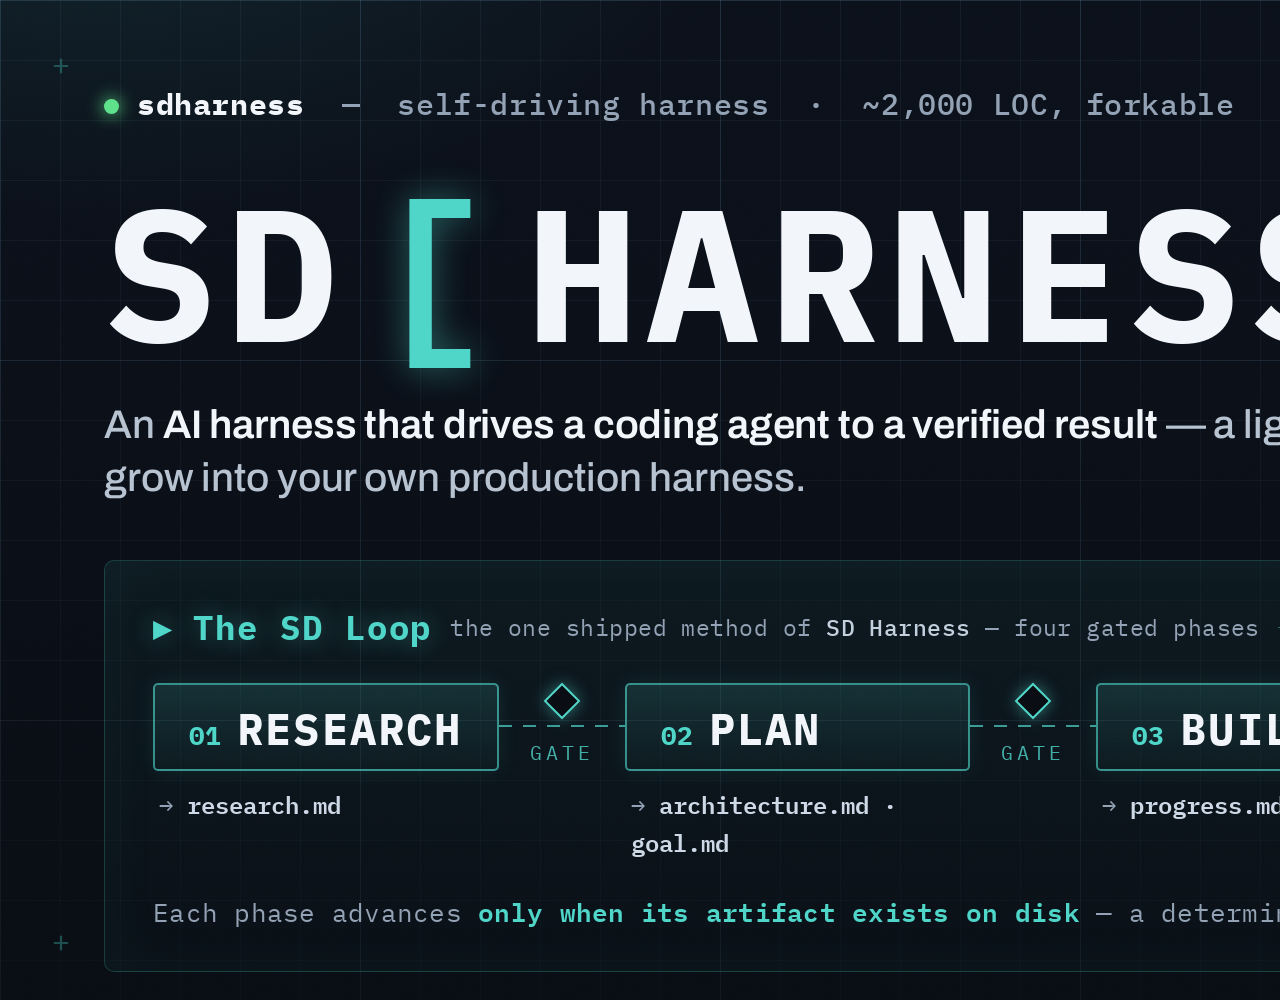
<file: sdharness-starter-kit/docs/assets/sdharness-title.source.html>
<!doctype html>
<!-- Copyright Amazon.com, Inc. or its affiliates. All Rights Reserved. SPDX-License-Identifier: Apache-2.0 -->
<html lang="en">
<head>
<meta charset="utf-8" />
<style>
  @import url('https://fonts.googleapis.com/css2?family=IBM+Plex+Mono:wght@400;500;600;700&family=Archivo:wght@500;600&display=swap');

  * { margin:0; padding:0; box-sizing:border-box; }

  :root{
    --ink:#0A0E14;
    --line:rgba(120,160,190,0.10);
    --line-strong:rgba(120,160,190,0.17);
    --fg:#F2F6FA;
    --dim:#93A2B4;
    --cyan:#4FD6C9;
    --cyan-dim:#2F847F;
    --green:#5FE08A;
  }

  html,body{ background:var(--ink); }

  .hero{
    position:relative;
    width:2400px; height:1000px;
    background:
      radial-gradient(1100px 640px at 4% -16%, rgba(79,214,201,0.11), transparent 60%),
      radial-gradient(820px 680px at 101% 122%, rgba(95,224,138,0.07), transparent 55%),
      linear-gradient(180deg,#0B111B 0%, #090D14 100%);
    overflow:hidden;
    font-family:'IBM Plex Mono',monospace;
  }

  .grid{ position:absolute; inset:0;
    background-image:
      linear-gradient(var(--line) 1px, transparent 1px),
      linear-gradient(90deg, var(--line) 1px, transparent 1px);
    background-size:60px 60px;
    -webkit-mask-image:linear-gradient(180deg, rgba(0,0,0,0.85), rgba(0,0,0,0.30));
            mask-image:linear-gradient(180deg, rgba(0,0,0,0.85), rgba(0,0,0,0.30)); }
  .grid.major{
    background-image:
      linear-gradient(var(--line-strong) 1px, transparent 1px),
      linear-gradient(90deg, var(--line-strong) 1px, transparent 1px);
    background-size:360px 360px; }
  .tick{ position:absolute; color:var(--cyan-dim); font-size:30px; opacity:.55; }
  .tick.tl{ top:44px; left:52px;} .tick.tr{ top:44px; right:52px;}
  .tick.bl{ bottom:40px; left:52px;} .tick.br{ bottom:40px; right:52px;}
  .grain{ position:absolute; inset:0; opacity:0.05; mix-blend-mode:overlay;
    background-image:url("data:image/svg+xml;utf8,<svg xmlns='http://www.w3.org/2000/svg' width='160' height='160'><filter id='n'><feTurbulence type='fractalNoise' baseFrequency='0.85' numOctaves='2' stitchTiles='stitch'/></filter><rect width='100%25' height='100%25' filter='url(%23n)'/></svg>");}

  .content{ position:absolute; inset:0; padding:80px 104px 78px;
    display:flex; flex-direction:column; justify-content:space-between; gap:56px; }

  /* status line — enlarged for readability when scaled down */
  .status{ display:flex; justify-content:space-between; align-items:center;
    font-size:30px; font-weight:500; color:var(--dim); letter-spacing:.02em; }
  .status .dot{ width:15px; height:15px; border-radius:50%; background:var(--green);
    box-shadow:0 0 16px 3px rgba(95,224,138,0.6); display:inline-block; margin-right:18px; vertical-align:middle;}
  .status b{ color:var(--fg); font-weight:700; }
  .status .r{ color:var(--cyan); font-weight:600; }

  /* wordmark — SD [ HARNESS ] bracketed monospace */
  .mid{ margin-top:2px; }
  .kicker{ font-size:29px; font-weight:600; letter-spacing:.46em; color:var(--cyan);
    text-transform:uppercase; margin-bottom:30px; }
  .wordmark{ font-size:188px; font-weight:700; line-height:.94; letter-spacing:.04em;
    color:var(--fg); white-space:nowrap; display:flex; align-items:center; }
  .wordmark .sd{ color:var(--fg); }
  .wordmark .br{ color:var(--cyan); margin:0 .16em; text-shadow:0 0 34px rgba(79,214,201,.45); }
  .wordmark .hn{ color:var(--fg); }
  .wordmark .caret{ display:inline-block; width:30px; height:150px; background:var(--cyan);
    margin-left:.22em; box-shadow:0 0 30px rgba(79,214,201,.6); }
  .sub{ margin-top:38px; font-family:'Archivo',sans-serif; font-weight:500; font-size:40px;
    line-height:1.32; color:#B7C3D1; max-width:1760px; letter-spacing:-0.003em; }
  .sub .hi{ color:var(--fg); font-weight:600; }

  /* pipeline rail — the SD Loop, made prominent: framed panel, bigger chips + artifacts */
  .railwrap{ display:flex; flex-direction:column; gap:30px;
    padding:44px 48px 40px; border-radius:10px;
    border:1px solid rgba(79,214,201,0.22);
    background:linear-gradient(180deg, rgba(79,214,201,0.05), rgba(79,214,201,0.015));
    box-shadow:inset 0 0 60px rgba(79,214,201,0.05); }
  /* Top-align the whole row so every chip sits on ONE line regardless of how many
     lines its artifact caption wraps to; the gates / arrow / VERIFIED are then
     vertically centered on the fixed 88px chip band below. */
  .rail{ display:flex; align-items:flex-start; }
  .phase{ display:flex; flex-direction:column; gap:14px; }
  .chip{ display:flex; align-items:baseline; gap:16px; padding:22px 34px 21px;
    height:88px;
    border:2px solid rgba(79,214,201,0.62); border-radius:5px;
    background:linear-gradient(180deg, rgba(79,214,201,0.14), rgba(79,214,201,0.03));
    box-shadow:0 0 22px rgba(79,214,201,0.10); }
  .chip .no{ font-size:26px; color:var(--cyan); font-weight:700; line-height:1; }
  .chip .nm{ font-size:44px; color:var(--fg); font-weight:700; letter-spacing:.05em; line-height:1; }
  .phase .art{ font-size:24px; color:var(--dim); padding-left:6px; }
  .phase .art b{ color:#CDD9E6; font-weight:600; }

  /* height:88px + justify-content:center → the diamond + dashed connector land on
     the chips' vertical midline; the GATE label sits just beneath, consistently. */
  .gate{ display:flex; flex-direction:column; align-items:center; justify-content:center;
    width:140px; height:88px; }
  .gate .dia{ width:26px; height:26px; border:2px solid var(--cyan); transform:rotate(45deg);
    background:var(--ink); margin-bottom:11px; box-shadow:0 0 16px rgba(79,214,201,.5); }
  .gate .conn{ width:100%; height:2px;
    background:repeating-linear-gradient(90deg, var(--cyan) 0 13px, transparent 13px 24px); opacity:.7; }
  .gate .lbl{ font-size:20px; color:var(--cyan); opacity:.8; letter-spacing:.2em; margin-top:12px; }

  /* arrow: 88px tall wrapper so its 3px line centers on the chip midline, matching the gates */
  .arrow{ width:100px; height:88px; position:relative; margin:0 10px; }
  .arrow:before{ content:''; position:absolute; top:50%; left:0; right:0; height:3px;
    transform:translateY(-50%); background:var(--green); }
  .arrow:after{ content:''; position:absolute; right:-2px; top:50%;
    transform:translateY(-50%);
    border-left:18px solid var(--green); border-top:9px solid transparent; border-bottom:9px solid transparent; }
  .verified{ display:flex; align-items:center; gap:18px; padding:22px 36px;
    height:88px;
    border:2px solid rgba(95,224,138,0.7); border-radius:5px;
    background:linear-gradient(180deg, rgba(95,224,138,0.16), rgba(95,224,138,0.04));
    box-shadow:0 0 44px rgba(95,224,138,0.16); }
  .verified .ck{ color:var(--green); font-size:42px; line-height:1; }
  .verified .vt{ color:var(--green); font-size:38px; font-weight:700; letter-spacing:.1em; }

  .railhdr{ display:flex; align-items:center; gap:18px; margin-bottom:4px; }
  .railhdr .tag{ font-size:34px; font-weight:700; letter-spacing:.05em; color:var(--cyan);
    text-shadow:0 0 24px rgba(79,214,201,.4); }
  .railhdr .of{ font-size:23px; color:var(--dim); letter-spacing:.02em; }
  .railhdr .of b{ color:#C3D0DE; font-weight:500; }
  .railhdr .rule{ flex:1; height:1px; background:linear-gradient(90deg, rgba(79,214,201,0.45), transparent); }
  .railcap{ font-size:26px; color:var(--dim); letter-spacing:.01em; }
  .railcap .em{ color:var(--cyan); font-weight:600; }
</style>
</head>
<body>
  <div class="hero">
    <div class="grid"></div>
    <div class="grid major"></div>
    <div class="grain"></div>
    <span class="tick tl">+</span><span class="tick tr">+</span>
    <span class="tick bl">+</span><span class="tick br">+</span>

    <div class="content">
      <div class="status">
        <div><span class="dot"></span><b>sdharness</b> &nbsp;—&nbsp; self-driving harness &nbsp;·&nbsp; ~2,000 LOC, forkable</div>
        <div class="r">RESEARCH → PLAN → BUILD → VERIFY</div>
      </div>

      <div class="mid">
        <div class="wordmark"><span class="sd">SD</span><span class="br">[</span><span class="hn">HARNESS</span><span class="br">]</span></div>
        <div class="sub">An <span class="hi">AI harness that drives a coding agent to a verified result</span> — a lightweight, forkable baseline you grow into your own production harness.</div>
      </div>

      <div class="railwrap">
        <div class="railhdr">
          <span class="tag">▸ The SD Loop</span>
          <span class="of">the one shipped method of <b>SD Harness</b> — four gated phases</span>
          <span class="rule"></span>
        </div>
        <div class="rail">
          <div class="phase">
            <div class="chip"><span class="no">01</span><span class="nm">RESEARCH</span></div>
            <div class="art">→ <b>research.md</b></div>
          </div>
          <div class="gate"><div class="dia"></div><div class="conn"></div><div class="lbl">GATE</div></div>
          <div class="phase">
            <div class="chip"><span class="no">02</span><span class="nm">PLAN</span></div>
            <div class="art">→ <b>architecture.md · goal.md</b></div>
          </div>
          <div class="gate"><div class="dia"></div><div class="conn"></div><div class="lbl">GATE</div></div>
          <div class="phase">
            <div class="chip"><span class="no">03</span><span class="nm">BUILD</span></div>
            <div class="art">→ <b>progress.md</b></div>
          </div>
          <div class="gate"><div class="dia"></div><div class="conn"></div><div class="lbl">GATE</div></div>
          <div class="phase">
            <div class="chip"><span class="no">04</span><span class="nm">VERIFY</span></div>
            <div class="art">→ <b>integration-report.json</b></div>
          </div>
          <div class="arrow"></div>
          <div class="verified"><span class="ck">✓</span><span class="vt">VERIFIED</span></div>
        </div>
        <div class="railcap">Each phase advances <span class="em">only when its artifact exists on disk</span> — a deterministic gate, checked in code, never asked of the model.</div>
      </div>
    </div>
  </div>
</body>
</html>
</file>
